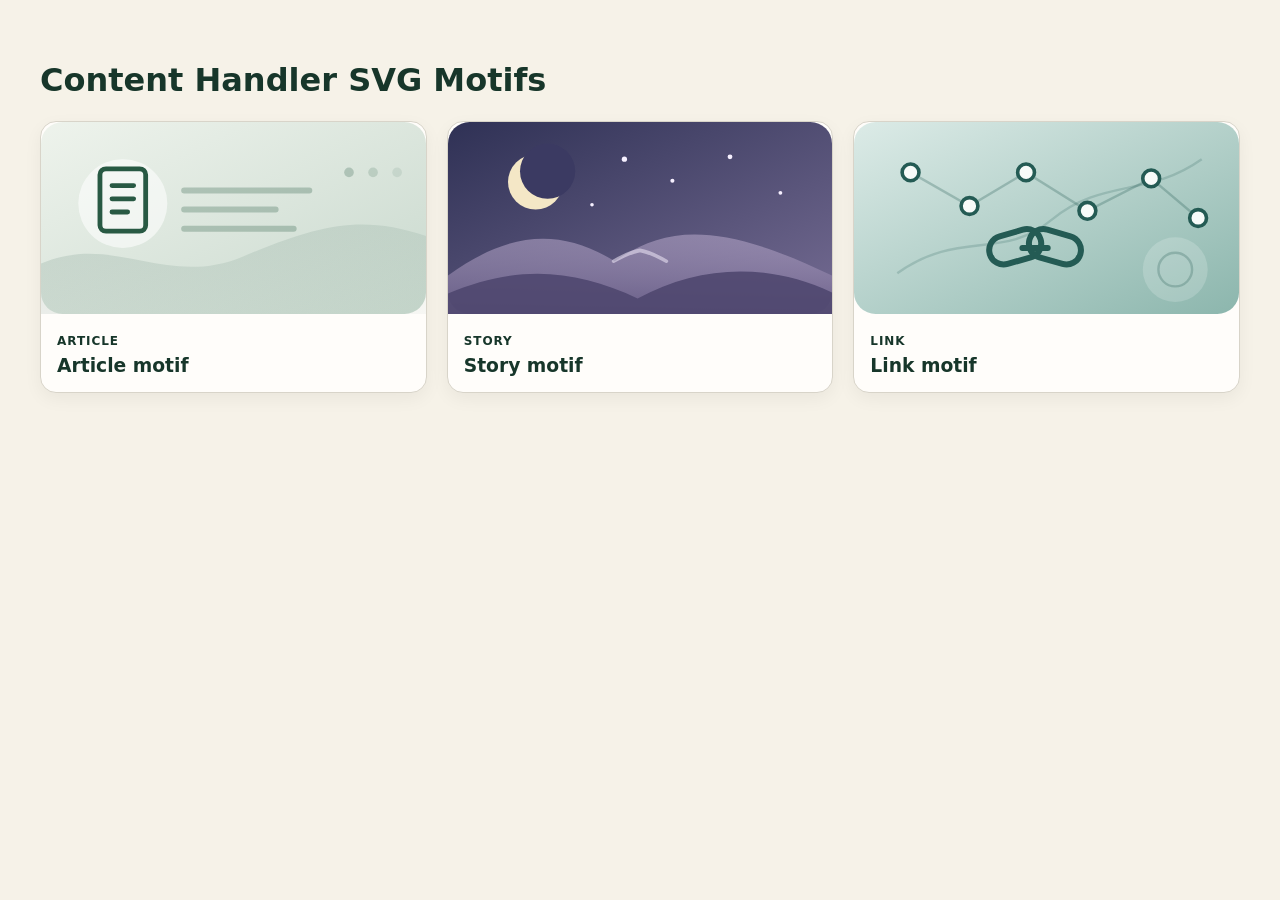
<file: modules/content/assets/preview.html>
<!doctype html>
<html lang="en"><head><meta charset="utf-8"><title>SVG Motifs Preview</title>
<style>
body{font-family:system-ui;background:#f6f2e8;padding:32px;color:#17362a}
.grid{display:grid;grid-template-columns:repeat(3,minmax(0,1fr));gap:20px}
.card{background:#fffdfa;border:1px solid #d8d4c9;border-radius:16px;overflow:hidden;box-shadow:0 6px 18px #0000000d}
.card img{width:100%;display:block}
.card div{padding:16px}.label{font-size:.75rem;font-weight:800;letter-spacing:.08em}
h3{margin:.35rem 0 0}
@media(max-width:800px){.grid{grid-template-columns:1fr}}
</style></head><body>
<h1>Content Handler SVG Motifs</h1>
<div class="grid">
<div class="card"><img src="article-motif.svg" alt=""><div><span class="label">ARTICLE</span><h3>Article motif</h3></div></div>
<div class="card"><img src="story-motif.svg" alt=""><div><span class="label">STORY</span><h3>Story motif</h3></div></div>
<div class="card"><img src="link-motif.svg" alt=""><div><span class="label">LINK</span><h3>Link motif</h3></div></div>
</div></body></html>
</file>
